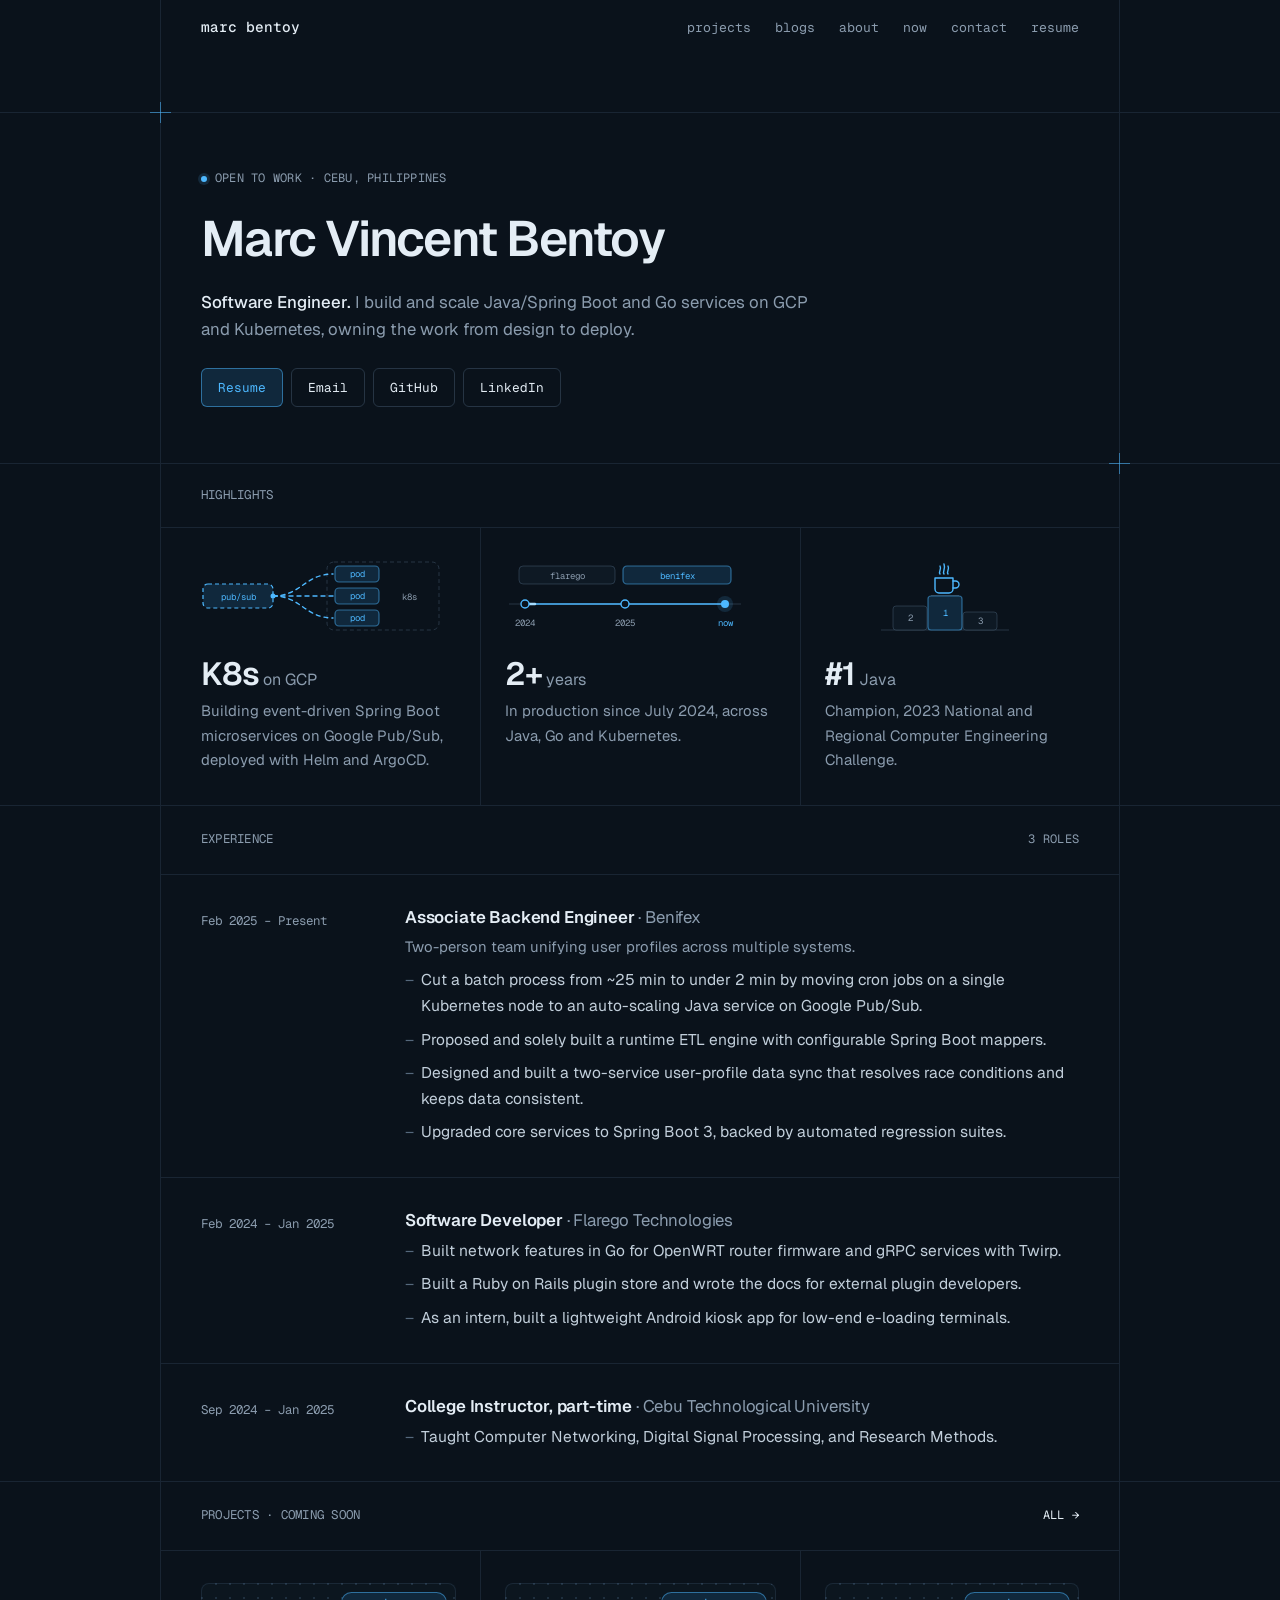
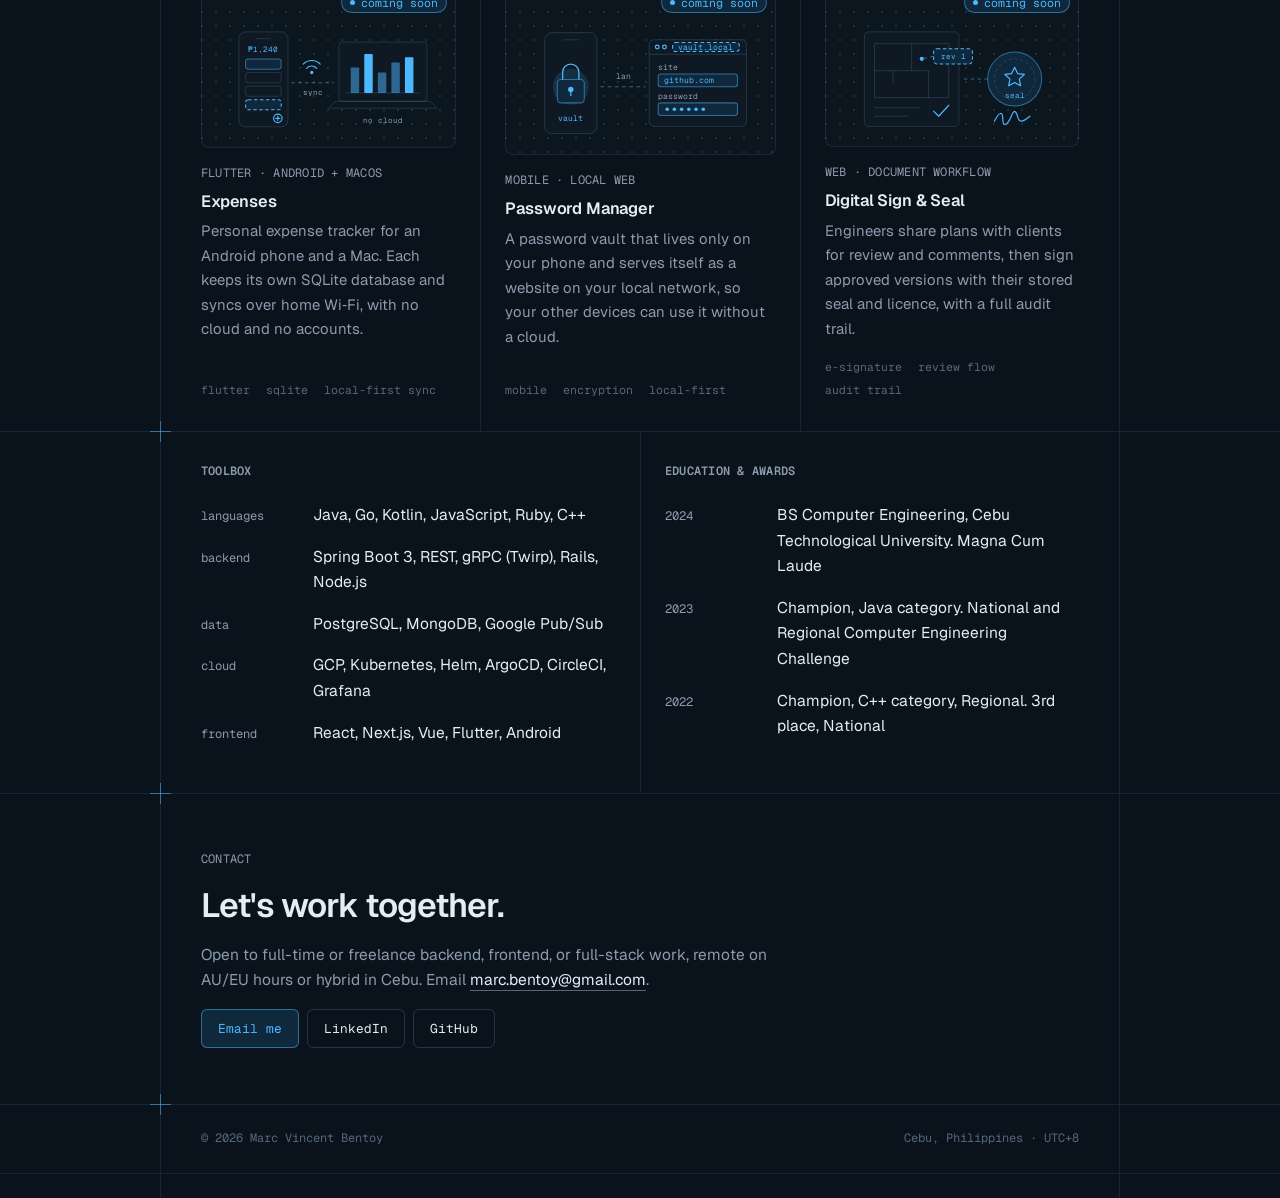
<file: index.html>
<!DOCTYPE html>
<html lang="en">
<head>
  <meta charset="UTF-8">
  <meta name="viewport" content="width=device-width, initial-scale=1.0">
  <meta name="theme-color" content="#0a121b">
  <title>Marc Vincent Bentoy | Software Engineer</title>
  <meta name="description" content="Marc Vincent Bentoy, backend software engineer in Cebu, Philippines. Java/Spring Boot and Go services on GCP and Kubernetes.">
  <meta property="og:title" content="Marc Vincent Bentoy">
  <meta property="og:description" content="Marc Vincent Bentoy, backend software engineer in Cebu, Philippines. Java/Spring Boot and Go services on GCP and Kubernetes.">
  <link rel="icon" href="/favicon.ico" sizes="32x32">
  <link rel="icon" href="/favicon.svg" type="image/svg+xml">
  <link rel="apple-touch-icon" href="/apple-touch-icon.png">
  <link rel="preconnect" href="https://fonts.googleapis.com">
  <link rel="preconnect" href="https://fonts.gstatic.com" crossorigin>
  <link href="https://fonts.googleapis.com/css2?family=Geist:wght@400;500;600&family=Geist+Mono:wght@400;500&display=swap" rel="stylesheet">
  <link rel="stylesheet" href="styles.css">
</head>
<body>
  <div class="band "><div class="wrap">
    <header class="nav"><a class="brand" href="./">marc bentoy</a><nav aria-label="Main"><a href="projects.html">projects</a><a href="blogs.html">blogs</a><a href="about.html">about</a><a href="now.html">now</a><a href="#contact">contact</a><a href="resume.pdf">resume</a></nav></header>
  </div></div>
  <main>
  <div class="band spacer"><div class="wrap">

  </div></div>
  <div class="band "><div class="wrap"><i class="x tl" aria-hidden="true"></i><i class="x br" aria-hidden="true"></i>
    <section class="hero" aria-labelledby="name">
      <div class="hero-text">
        <span class="label">Open to work &middot; Cebu, Philippines</span>
        <h1 id="name">Marc Vincent Bentoy</h1>
        <p class="role"><b>Software Engineer.</b> I build and scale Java/Spring Boot and Go services on GCP and Kubernetes, owning the work from design to deploy.</p>
        <div class="actions">
          <a class="btn primary" href="resume.pdf">Resume</a>
          <a class="btn" href="mailto:marc.bentoy@gmail.com">Email</a>
          <a class="btn" href="https://github.com/marcbentoy">GitHub</a>
          <a class="btn" href="https://www.linkedin.com/in/marc-vincent-bentoy-677a0b1a3/">LinkedIn</a>
        </div>
    </section>
  </div></div>
  <div class="band "><div class="wrap">
    <div class="head"><h2>Highlights</h2></div>
    <div class="cells">
      <div class="cell hl"><svg class="ill" viewBox="0 0 240 72" role="img" aria-label="Pub/Sub fanning out to three Kubernetes pods">
<rect class="box" x="2" y="24" width="70" height="24" rx="5"/><text x="37" y="39.5" text-anchor="middle" class="t-ac">pub/sub</text>
<path class="ac flow" d="M72 36 C 100 36, 104 14, 132 14"/><path class="ac flow" d="M72 36 H 132" style="animation-delay:-.5s"/><path class="ac flow" d="M72 36 C 100 36, 104 58, 132 58" style="animation-delay:-1s"/>
<circle class="dot beat" cx="72" cy="36" r="2.5"/>
<rect class="dash" x="126" y="2" width="112" height="68" rx="7"/>
<g class="breathe"><rect class="solid" x="134" y="6" width="44" height="16" rx="4"/><text x="156" y="17" text-anchor="middle" class="t-ac">pod</text></g>
<g class="breathe" style="animation-delay:-1s"><rect class="solid" x="134" y="28" width="44" height="16" rx="4"/><text x="156" y="39" text-anchor="middle" class="t-ac">pod</text></g>
<g class="breathe" style="animation-delay:-2s"><rect class="solid" x="134" y="50" width="44" height="16" rx="4"/><text x="156" y="61" text-anchor="middle" class="t-ac">pod</text></g>
<text x="208" y="39.5" text-anchor="middle">k8s</text>
</svg><span class="stat">K8s<span class="unit">on GCP</span></span><p>Building event-driven Spring Boot microservices on Google Pub/Sub, deployed with Helm and ArgoCD.</p></div>
      <div class="cell hl"><svg class="ill" viewBox="0 0 240 72" role="img" aria-label="Timeline from 2024 to now: Flarego, then Benifex">
<rect class="mut" x="14" y="6" width="96" height="18" rx="4"/><text x="62" y="18.5" text-anchor="middle">flarego</text>
<rect class="solid" x="118" y="6" width="108" height="18" rx="4"/><text x="172" y="18.5" text-anchor="middle" class="t-ac">benifex</text>
<path class="ln" d="M4 44 H 236"/><path class="ac" d="M20 44 H 220"/>
<path class="spark" d="M20 44 H 220"/>
<circle class="hollow" cx="20" cy="44" r="4"/><circle class="hollow" cx="120" cy="44" r="4"/>
<circle class="halo ripple" cx="220" cy="44" r="8"/><circle class="dot" cx="220" cy="44" r="4"/>
<text x="20" y="66" text-anchor="middle">2024</text><text x="120" y="66" text-anchor="middle">2025</text><text x="220" y="66" text-anchor="middle" class="t-ac">now</text>
</svg><span class="stat">2+<span class="unit">years</span></span><p>In production since July 2024, across Java, Go and Kubernetes.</p></div>
      <div class="cell hl"><svg class="ill" viewBox="0 0 240 72" role="img" aria-label="Podium with a steaming coffee cup, a nod to Java, on first place">
<path class="ln" d="M56 70 H 184"/>
<rect class="mut" x="68" y="46" width="34" height="24" rx="3"/><text x="85" y="61" text-anchor="middle">2</text>
<rect class="solid glow" x="103" y="36" width="34" height="34" rx="3"/><text x="120" y="56" text-anchor="middle" class="t-ac">1</text>
<rect class="mut" x="138" y="52" width="34" height="18" rx="3"/><text x="155" y="64" text-anchor="middle">3</text>
<path class="ac" d="M110 18 H 128 V 29 a 4 4 0 0 1 -4 4 H 114 a 4 4 0 0 1 -4 -4 Z"/>
<path class="ac" d="M128 21 h 2.5 a 3.5 3.5 0 0 1 0 7 H 128"/>
<path class="ln" d="M106 35.5 H 134"/>
<g class="breathe"><path class="ac" d="M115 14 c -2 -2.5, 2 -4.5, 0 -8"/><path class="ac" d="M119 14 c -2 -2.5, 2 -4.5, 0 -10"/><path class="ac" d="M123 14 c -2 -2.5, 2 -4.5, 0 -8"/></g>
</svg><span class="stat">#1<span class="unit">Java</span></span><p>Champion, 2023 National and Regional Computer Engineering Challenge.</p></div>
    </div>
  </div></div>
  <div class="band "><div class="wrap">
    <div class="head"><h2>Experience</h2><span class="label">3 roles</span></div>
    <div class="row">
      <span class="when">Feb 2025 &ndash; Present</span>
      <div class="row-main"><h3>Associate Backend Engineer <span class="co">&middot; Benifex</span></h3><p class="ctx">Two-person team unifying user profiles across multiple systems.</p><ul><li>Cut a batch process from ~25 min to under 2 min by moving cron jobs on a single Kubernetes node to an auto-scaling Java service on Google Pub/Sub.</li><li>Proposed and solely built a runtime ETL engine with configurable Spring Boot mappers.</li><li>Designed and built a two-service user-profile data sync that resolves race conditions and keeps data consistent.</li><li>Upgraded core services to Spring Boot 3, backed by automated regression suites.</li></ul></div>
    </div>
    <div class="row">
      <span class="when">Feb 2024 &ndash; Jan 2025</span>
      <div class="row-main"><h3>Software Developer <span class="co">&middot; Flarego Technologies</span></h3><ul><li>Built network features in Go for OpenWRT router firmware and gRPC services with Twirp.</li><li>Built a Ruby on Rails plugin store and wrote the docs for external plugin developers.</li><li>As an intern, built a lightweight Android kiosk app for low-end e-loading terminals.</li></ul></div>
    </div>
    <div class="row">
      <span class="when">Sep 2024 &ndash; Jan 2025</span>
      <div class="row-main"><h3>College Instructor, part-time <span class="co">&middot; Cebu Technological University</span></h3><ul><li>Taught Computer Networking, Digital Signal Processing, and Research Methods.</li></ul></div>
    </div>
  </div></div>
  <div class="band "><div class="wrap">
    <div class="head"><h2>Projects &middot; coming soon</h2><span class="label"><a href="projects.html">all &rarr;</a></span></div>
    <div class="cells ">
      <article class="cell soon">
        <div class="ill-frame" aria-hidden="false"><svg class="ill" viewBox="0 0 280 140" role="img" aria-label="A phone logging expenses, syncing over Wi-Fi to a laptop that charts them">
<rect class="mut" x="34" y="14" width="58" height="112" rx="8"/>
<path class="ln" d="M54 22 H 72"/>
<text x="63" y="38" text-anchor="middle" class="t-ac">&#8369;1,240</text>
<rect class="solid" x="42" y="46" width="42" height="12" rx="3"/>
<rect class="mut" x="42" y="62" width="42" height="12" rx="3"/>
<rect class="mut" x="42" y="78" width="42" height="12" rx="3"/>
<rect class="box breathe" x="42" y="94" width="42" height="12" rx="3"/>
<circle class="hollow" cx="80" cy="116" r="5"/><path class="ac" d="M80 113.5 v5 M77.5 116 h5"/>
<path class="ac" d="M110 52 a 14 14 0 0 1 20 0"/><path class="ac" d="M114 57 a 8 8 0 0 1 12 0"/><circle class="dot beat" cx="120" cy="62" r="2"/>
<path class="dashln flow" d="M96 74 H 146"/>
<text x="121" y="88" text-anchor="middle">sync</text>
<rect class="mut" x="152" y="26" width="104" height="70" rx="4"/>
<path class="ln" d="M160 86 H 248"/>
<rect class="bar eq" style="animation-delay:-0.0s" x="166" y="56" width="10" height="30" rx="1"/>
<rect class="bar-hi eq" style="animation-delay:-0.6s" x="182" y="40" width="10" height="46" rx="1"/>
<rect class="bar eq" style="animation-delay:-1.2s" x="198" y="62" width="10" height="24" rx="1"/>
<rect class="bar eq" style="animation-delay:-1.8s" x="214" y="50" width="10" height="36" rx="1"/>
<rect class="bar-hi eq" style="animation-delay:-2.4s" x="230" y="44" width="10" height="42" rx="1"/>
<path class="ln" d="M140 104 H 268 L 260 96 H 148 Z"/>
<text x="204" y="122" text-anchor="middle">no cloud</text>/text>
</svg><span class="status soon-tag">coming soon</span></div>
        <span class="label">flutter &middot; android + macos</span>
        <h3>Expenses</h3>
        <p>Personal expense tracker for an Android phone and a Mac. Each keeps its own SQLite database and syncs over home Wi&#8209;Fi, with no cloud and no accounts.</p>
        <div class="tags"><span>flutter</span><span>sqlite</span><span>local-first sync</span></div>
      </article>
      <article class="cell soon">
        <div class="ill-frame" aria-hidden="false"><svg class="ill" viewBox="0 0 280 140" role="img" aria-label="A phone holding a locked vault, serving it to a browser on the local network">
<rect class="mut" x="34" y="14" width="58" height="112" rx="8"/>
<path class="ln" d="M54 22 H 72"/>
<circle class="halo ripple" cx="63" cy="74" r="20"/>
<path class="ac" d="M54 66 v -8 a 9 9 0 0 1 18 0 v 8"/>
<rect class="solid glow" x="48" y="66" width="30" height="26" rx="4"/>
<circle class="dot" cx="63" cy="77" r="3"/><path class="ac" d="M63 79 v 5"/>
<text x="63" y="112" text-anchor="middle" class="t-ac">vault</text>
<path class="dashln flow" d="M96 74 H 146"/>
<text x="121" y="66" text-anchor="middle">lan</text>
<rect class="mut" x="150" y="22" width="108" height="96" rx="5"/>
<path class="ln" d="M150 38 H 258"/>
<circle class="hollow" cx="159" cy="30" r="2"/><circle class="hollow" cx="167" cy="30" r="2"/>
<rect class="box" x="176" y="25" width="74" height="10" rx="3"/><text x="213" y="33" text-anchor="middle" class="t-ac">vault.local</text>
<text x="160" y="56">site</text>
<rect class="solid" x="160" y="60" width="88" height="14" rx="3"/>
<text x="166" y="70" class="t-ac">github.com</text>
<text x="160" y="88">password</text>
<rect class="solid" x="160" y="92" width="88" height="14" rx="3"/>
<g class="breathe"><circle class="dot" cx="170" cy="99" r="2"/><circle class="dot" cx="178" cy="99" r="2"/><circle class="dot" cx="186" cy="99" r="2"/><circle class="dot" cx="194" cy="99" r="2"/><circle class="dot" cx="202" cy="99" r="2"/><circle class="dot" cx="210" cy="99" r="2"/></g>
</svg><span class="status soon-tag">coming soon</span></div>
        <span class="label">mobile &middot; local web</span>
        <h3>Password Manager</h3>
        <p>A password vault that lives only on your phone and serves itself as a website on your local network, so your other devices can use it without a cloud.</p>
        <div class="tags"><span>mobile</span><span>encryption</span><span>local-first</span></div>
      </article>
      <article class="cell soon">
        <div class="ill-frame" aria-hidden="false"><svg class="ill" viewBox="0 0 280 140" role="img" aria-label="A floor plan with a client comment, approved and stamped with an engineer's seal">
<rect class="mut" x="36" y="14" width="112" height="112" rx="5"/>
<path class="ln" d="M48 28 H 136 V 92 H 48 Z M92 28 V 60 M48 60 H 112 M112 60 V 92 M70 60 V 76"/>
<rect class="box" x="118" y="34" width="46" height="18" rx="4"/><text x="141" y="46" text-anchor="middle" class="t-ac">rev 1</text>
<path class="dashln" d="M118 43 L 104 46"/><circle class="dot beat" cx="104" cy="46" r="2.5"/>
<path class="ln" d="M48 104 H 102 M48 114 H 88"/>
<path class="ac check" pathLength="100" d="M118 108 l 6 6 l 12 -13"/>
<path class="dashln flow" d="M182 70 H 152"/>
<g class="breathe">
<circle class="solid glow" cx="214" cy="70" r="32"/>
<circle class="dash" cx="214" cy="70" r="24"/>
<path class="ac" d="M214 56 l 3.5 7.5 l 8 1 l -6 5.5 l 1.6 8 l -7.1 -4 l -7.1 4 l 1.6 -8 l -6 -5.5 l 8 -1 z"/>
</g>
<text x="214" y="92" text-anchor="middle" class="t-ac">seal</text>
<path class="ac sign" pathLength="100" d="M190 120 c 6 -12, 10 -12, 10 -2 s 6 6, 10 -4 s 6 -5, 8 2 s 8 3, 14 -2"/>
</svg><span class="status soon-tag">coming soon</span></div>
        <span class="label">web &middot; document workflow</span>
        <h3>Digital Sign &amp; Seal</h3>
        <p>Engineers share plans with clients for review and comments, then sign approved versions with their stored seal and licence, with a full audit trail.</p>
        <div class="tags"><span>e-signature</span><span>review flow</span><span>audit trail</span></div>
      </article>
    </div>
  </div></div>
  <div class="band "><div class="wrap"><i class="x tl" aria-hidden="true"></i>
    <div class="cells two">
      <section class="cell" aria-labelledby="tb"><h2 class="label" id="tb">Toolbox</h2>
        <dl class="kv">
          <div><dt>languages</dt><dd style="margin:0">Java, Go, Kotlin, JavaScript, Ruby, C++</dd></div>
          <div><dt>backend</dt><dd style="margin:0">Spring Boot 3, REST, gRPC (Twirp), Rails, Node.js</dd></div>
          <div><dt>data</dt><dd style="margin:0">PostgreSQL, MongoDB, Google Pub/Sub</dd></div>
          <div><dt>cloud</dt><dd style="margin:0">GCP, Kubernetes, Helm, ArgoCD, CircleCI, Grafana</dd></div>
          <div><dt>frontend</dt><dd style="margin:0">React, Next.js, Vue, Flutter, Android</dd></div>
        </dl>
      </section>
      <section class="cell" aria-labelledby="ed"><h2 class="label" id="ed">Education &amp; awards</h2>
        <dl class="kv">
          <div><dt class="mono">2024</dt><dd style="margin:0">BS Computer Engineering, Cebu Technological University. Magna Cum Laude</dd></div>
          <div><dt class="mono">2023</dt><dd style="margin:0">Champion, Java category. National and Regional Computer Engineering Challenge</dd></div>
          <div><dt class="mono">2022</dt><dd style="margin:0">Champion, C++ category, Regional. 3rd place, National</dd></div>
        </dl>
      </section>
    </div>
  </div></div>
  <div class="band "><div class="wrap"><i class="x tl" aria-hidden="true"></i>
    <section class="contact" id="contact" aria-labelledby="contact-title">
      <span class="label">Contact</span>
      <h2 id="contact-title">Let's work together.</h2>
      <p>Open to full-time or freelance backend, frontend, or full-stack work, remote on AU/EU hours or hybrid in Cebu. Email <a class="link" href="mailto:marc.bentoy@gmail.com">marc.bentoy@gmail.com</a>.</p>
      <div class="actions">
        <a class="btn primary" href="mailto:marc.bentoy@gmail.com">Email me</a>
        <a class="btn" href="https://www.linkedin.com/in/marc-vincent-bentoy-677a0b1a3/">LinkedIn</a>
        <a class="btn" href="https://github.com/marcbentoy">GitHub</a>
      </div>
    </section>
  </div></div>
  </main>
  <div class="band "><div class="wrap"><i class="x tl" aria-hidden="true"></i>
    <footer class="foot"><span>&copy; 2026 Marc Vincent Bentoy</span><span>Cebu, Philippines &middot; UTC+8</span></footer>
  </div></div>
  <div class="band spacer sm"><div class="wrap">

  </div></div>
<script src="anim.js"></script>
<script src="nav.js"></script>
</body>
</html>
</file>
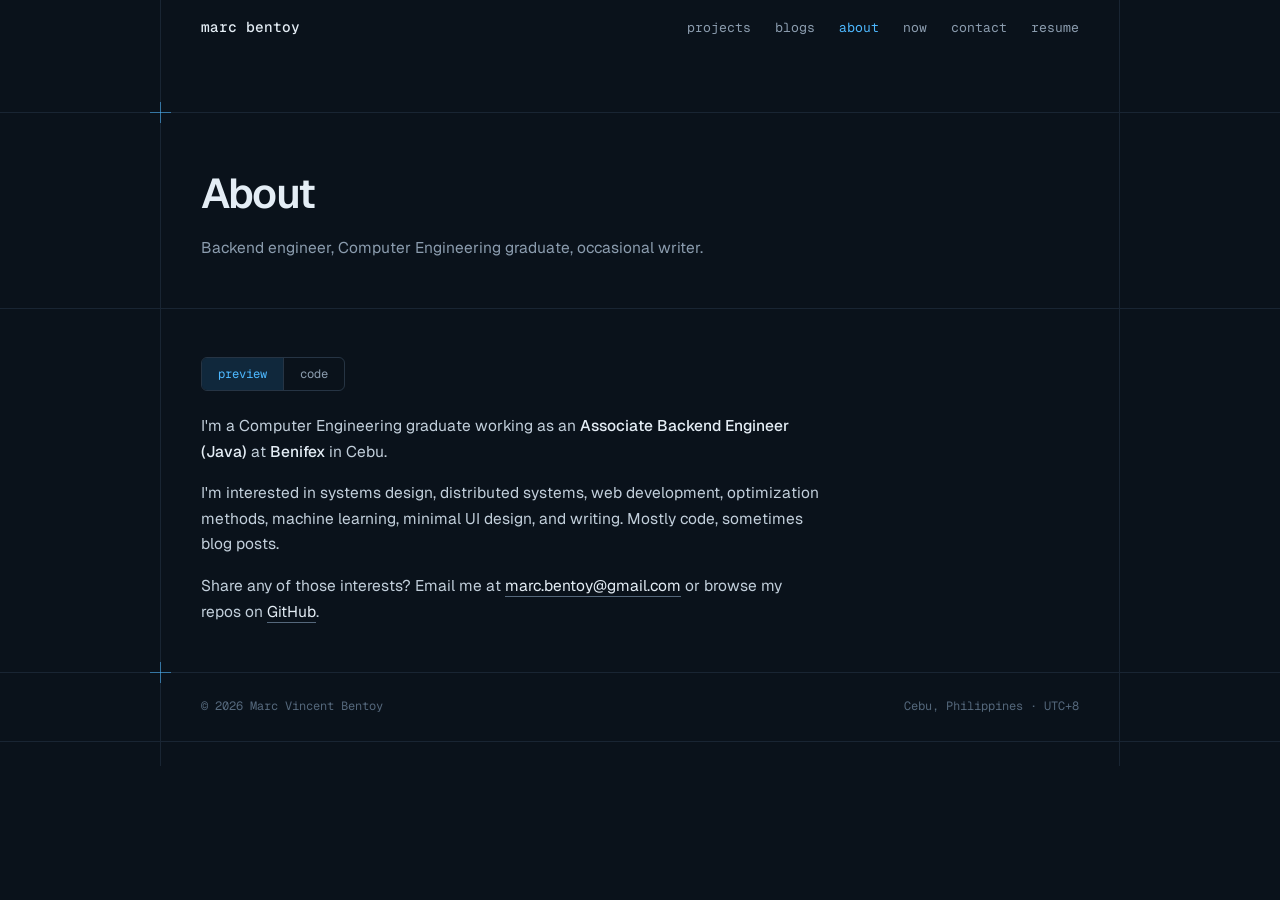
<file: about.html>
<!DOCTYPE html>
<html lang="en">
<head>
  <meta charset="UTF-8">
  <meta name="viewport" content="width=device-width, initial-scale=1.0">
  <meta name="theme-color" content="#0a121b">
  <title>About | Marc Bentoy</title>
  <meta name="description" content="Marc Vincent Bentoy, backend software engineer in Cebu, Philippines. Java/Spring Boot and Go services on GCP and Kubernetes.">
  <meta property="og:title" content="About | Marc Bentoy">
  <meta property="og:description" content="Marc Vincent Bentoy, backend software engineer in Cebu, Philippines. Java/Spring Boot and Go services on GCP and Kubernetes.">
  <link rel="icon" href="/favicon.ico" sizes="32x32">
  <link rel="icon" href="/favicon.svg" type="image/svg+xml">
  <link rel="apple-touch-icon" href="/apple-touch-icon.png">
  <link rel="preconnect" href="https://fonts.googleapis.com">
  <link rel="preconnect" href="https://fonts.gstatic.com" crossorigin>
  <link href="https://fonts.googleapis.com/css2?family=Geist:wght@400;500;600&family=Geist+Mono:wght@400;500&display=swap" rel="stylesheet">
  <link rel="stylesheet" href="styles.css">
</head>
<body>
  <div class="band "><div class="wrap">
    <header class="nav"><a class="brand" href="./">marc bentoy</a><nav aria-label="Main"><a href="projects.html">projects</a><a href="blogs.html">blogs</a><a href="about.html" aria-current="page">about</a><a href="now.html">now</a><a href="index.html#contact">contact</a><a href="resume.pdf">resume</a></nav></header>
  </div></div>
  <main>
  <div class="band spacer"><div class="wrap">

  </div></div>
  <div class="band "><div class="wrap"><i class="x tl" aria-hidden="true"></i>
    <header class="page-head">
      <h1>About</h1>
      <p>Backend engineer, Computer Engineering graduate, occasional writer.</p>
    </header>
  </div></div>
  <div class="band "><div class="wrap">
    <div class="pad" style="display:flex;flex-direction:column;gap:22px">
      <div class="seg" role="tablist" aria-label="About view">
        <button role="tab" id="tab-preview" aria-controls="panel-preview" aria-selected="true" type="button">preview</button>
        <button role="tab" id="tab-code" aria-controls="panel-code" aria-selected="false" type="button">code</button>
      </div>
      <div id="panel-preview" role="tabpanel" aria-labelledby="tab-preview" class="prose">
        <p>I'm a Computer Engineering graduate working as an <b>Associate Backend Engineer (Java)</b> at <b>Benifex</b> in Cebu.</p>
        <p>I'm interested in systems design, distributed systems, web development, optimization methods, machine learning, minimal UI design, and writing. Mostly code, sometimes blog posts.</p>
        <p>Share any of those interests? Email me at <a href="mailto:marc.bentoy@gmail.com">marc.bentoy@gmail.com</a> or browse my repos on <a href="https://github.com/marcbentoy">GitHub</a>.</p>
      </div>
      <pre id="panel-code" role="tabpanel" aria-labelledby="tab-code" class="code" style="overflow-x:auto" hidden>.<span class="f">profession</span> = <span class="s">"Computer Engineer"</span>;
.<span class="f">work</span>.<span class="f">position</span> = <span class="s">"Associate Backend Engineer (Java)"</span>;
.<span class="f">work</span>.<span class="f">company</span> = <span class="s">"Benifex"</span>;
.<span class="f">interests</span> = [
    <span class="s">"Systems Design"</span>, <span class="s">"Distributed Systems"</span>,
    <span class="s">"Web Development"</span>, <span class="s">"Optimization Methods"</span>,
    <span class="s">"Machine Learning"</span>, <span class="s">"Minimal UI Design"</span>,
    <span class="s">"Writing"</span>
];
.<span class="f">location</span> = <span class="s">"Danao City, Cebu, Philippines"</span>;
.<span class="f">email</span> = <span class="s">"marc.bentoy@gmail.com"</span>;
.<span class="f">github</span> = <span class="s">"github.com/marcbentoy"</span>;</pre>
    </div>
<script>
  (function () {
    var tabs = document.querySelectorAll(".seg button");
    tabs.forEach(function (tab) {
      tab.addEventListener("click", function () {
        tabs.forEach(function (t) {
          var on = t === tab;
          t.setAttribute("aria-selected", on ? "true" : "false");
          document.getElementById(t.getAttribute("aria-controls")).hidden = !on;
        });
      });
    });
  })();
</script>
  </div></div>
  </main>
  <div class="band "><div class="wrap"><i class="x tl" aria-hidden="true"></i>
    <footer class="foot"><span>&copy; 2026 Marc Vincent Bentoy</span><span>Cebu, Philippines &middot; UTC+8</span></footer>
  </div></div>
  <div class="band spacer sm"><div class="wrap">

  </div></div>
<script src="nav.js"></script>
</body>
</html>
</file>
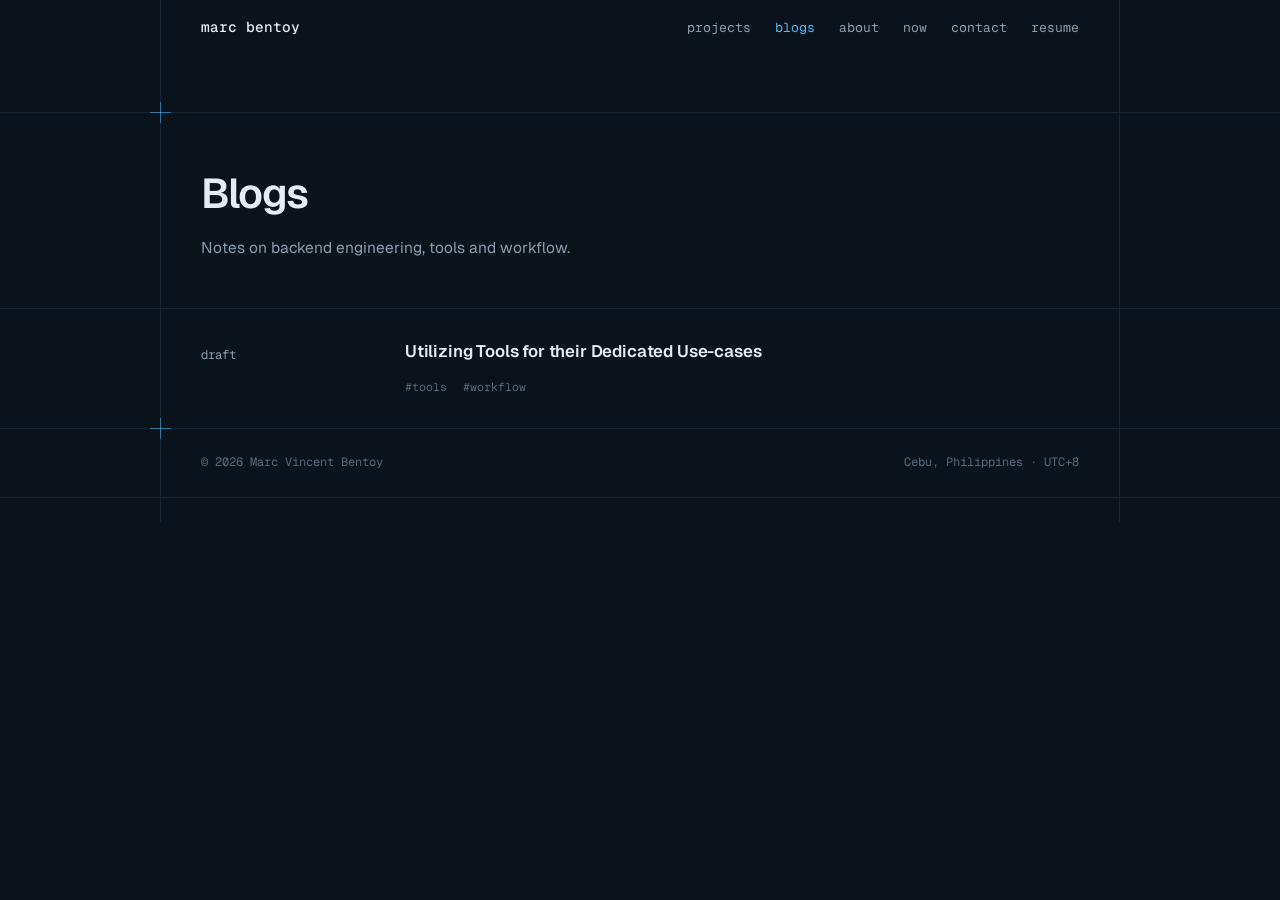
<file: blogs.html>
<!DOCTYPE html>
<html lang="en">
<head>
  <meta charset="UTF-8">
  <meta name="viewport" content="width=device-width, initial-scale=1.0">
  <meta name="theme-color" content="#0a121b">
  <title>Blogs | Marc Bentoy</title>
  <meta name="description" content="Marc Vincent Bentoy, backend software engineer in Cebu, Philippines. Java/Spring Boot and Go services on GCP and Kubernetes.">
  <meta property="og:title" content="Blogs | Marc Bentoy">
  <meta property="og:description" content="Marc Vincent Bentoy, backend software engineer in Cebu, Philippines. Java/Spring Boot and Go services on GCP and Kubernetes.">
  <link rel="icon" href="/favicon.ico" sizes="32x32">
  <link rel="icon" href="/favicon.svg" type="image/svg+xml">
  <link rel="apple-touch-icon" href="/apple-touch-icon.png">
  <link rel="preconnect" href="https://fonts.googleapis.com">
  <link rel="preconnect" href="https://fonts.gstatic.com" crossorigin>
  <link href="https://fonts.googleapis.com/css2?family=Geist:wght@400;500;600&family=Geist+Mono:wght@400;500&display=swap" rel="stylesheet">
  <link rel="stylesheet" href="styles.css">
</head>
<body>
  <div class="band "><div class="wrap">
    <header class="nav"><a class="brand" href="./">marc bentoy</a><nav aria-label="Main"><a href="projects.html">projects</a><a href="blogs.html" aria-current="page">blogs</a><a href="about.html">about</a><a href="now.html">now</a><a href="index.html#contact">contact</a><a href="resume.pdf">resume</a></nav></header>
  </div></div>
  <main>
  <div class="band spacer"><div class="wrap">

  </div></div>
  <div class="band "><div class="wrap"><i class="x tl" aria-hidden="true"></i>
    <header class="page-head">
      <h1>Blogs</h1>
      <p>Notes on backend engineering, tools and workflow.</p>
    </header>
  </div></div>
  <div class="band "><div class="wrap">
    <div class="row">
      <span class="when">draft</span>
      <div class="row-main"><h3>Utilizing Tools for their Dedicated Use-cases</h3>
        <div class="tags"><span>#tools</span><span>#workflow</span></div></div>
    </div>
  </div></div>
  </main>
  <div class="band "><div class="wrap"><i class="x tl" aria-hidden="true"></i>
    <footer class="foot"><span>&copy; 2026 Marc Vincent Bentoy</span><span>Cebu, Philippines &middot; UTC+8</span></footer>
  </div></div>
  <div class="band spacer sm"><div class="wrap">

  </div></div>
<script src="nav.js"></script>
</body>
</html>
</file>
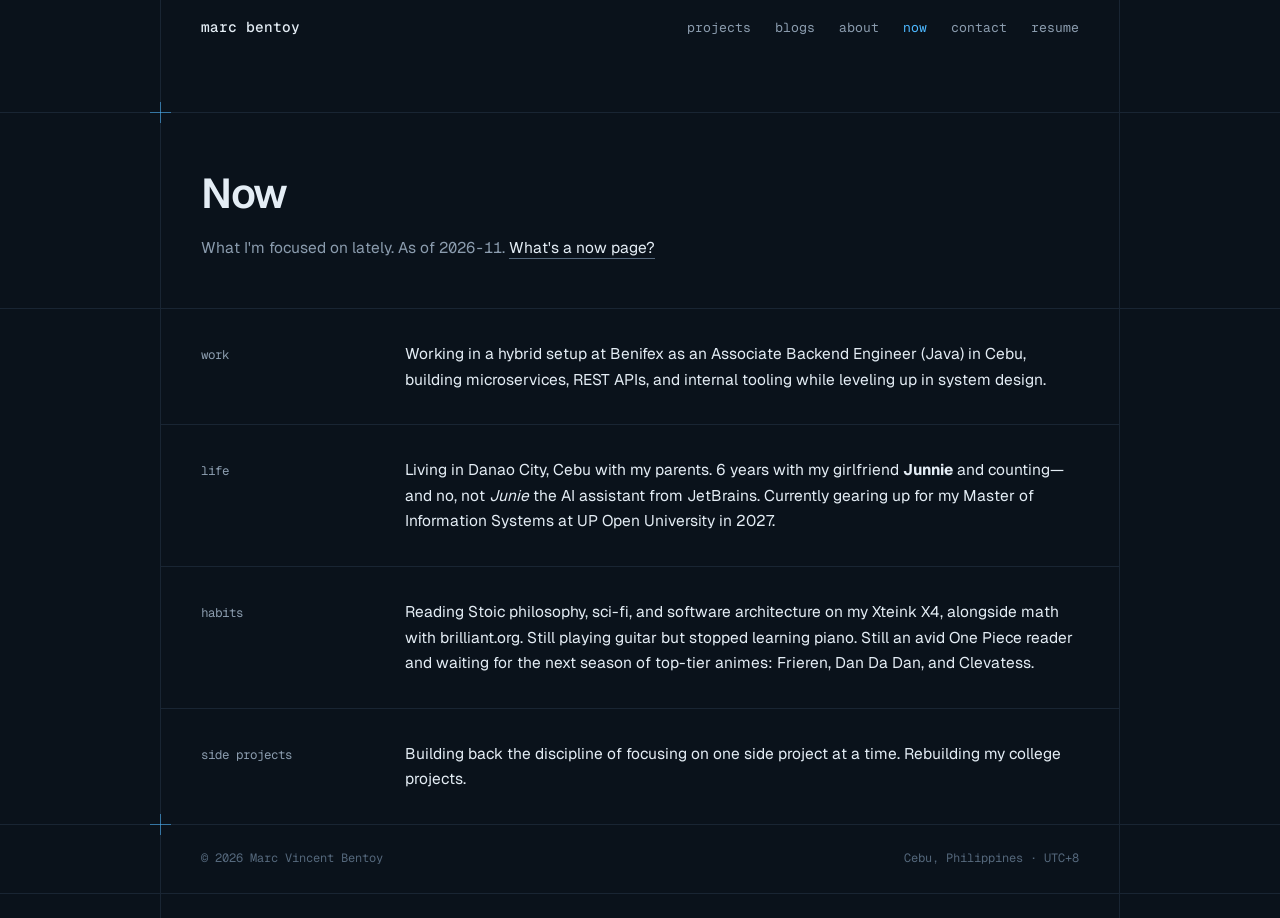
<file: now.html>
<!DOCTYPE html>
<html lang="en">
<head>
  <meta charset="UTF-8">
  <meta name="viewport" content="width=device-width, initial-scale=1.0">
  <meta name="theme-color" content="#0a121b">
  <title>Now | Marc Bentoy</title>
  <meta name="description" content="Marc Vincent Bentoy, backend software engineer in Cebu, Philippines. Java/Spring Boot and Go services on GCP and Kubernetes.">
  <meta property="og:title" content="Now | Marc Bentoy">
  <meta property="og:description" content="Marc Vincent Bentoy, backend software engineer in Cebu, Philippines. Java/Spring Boot and Go services on GCP and Kubernetes.">
  <link rel="icon" href="/favicon.ico" sizes="32x32">
  <link rel="icon" href="/favicon.svg" type="image/svg+xml">
  <link rel="apple-touch-icon" href="/apple-touch-icon.png">
  <link rel="preconnect" href="https://fonts.googleapis.com">
  <link rel="preconnect" href="https://fonts.gstatic.com" crossorigin>
  <link href="https://fonts.googleapis.com/css2?family=Geist:wght@400;500;600&family=Geist+Mono:wght@400;500&display=swap" rel="stylesheet">
  <link rel="stylesheet" href="styles.css">
</head>
<body>
  <div class="band "><div class="wrap">
    <header class="nav"><a class="brand" href="./">marc bentoy</a><nav aria-label="Main"><a href="projects.html">projects</a><a href="blogs.html">blogs</a><a href="about.html">about</a><a href="now.html" aria-current="page">now</a><a href="index.html#contact">contact</a><a href="resume.pdf">resume</a></nav></header>
  </div></div>
  <main>
  <div class="band spacer"><div class="wrap">

  </div></div>
  <div class="band "><div class="wrap"><i class="x tl" aria-hidden="true"></i>
    <header class="page-head">
      <h1>Now</h1>
      <p>What I'm focused on lately. As of <span class="mono">2026-11</span>. <a class="link" href="https://nownownow.com/about">What's a now page?</a></p>
    </header>
  </div></div>
  <div class="band "><div class="wrap">
    <div class="row"><span class="when">work</span><p>Working in a hybrid setup at Benifex as an Associate Backend Engineer (Java) in Cebu, building microservices, REST APIs, and internal tooling while leveling up in system design.</p></div>
    <div class="row"><span class="when">life</span><p>Living in Danao City, Cebu with my parents. 6 years with my girlfriend <b>Junnie</b> and counting—and no, not <i>Junie</i> the AI assistant from JetBrains. Currently gearing up for my Master of Information Systems at UP Open University in 2027.</p></div>
    <div class="row"><span class="when">habits</span><p>Reading Stoic philosophy, sci-fi, and software architecture on my Xteink X4, alongside math with brilliant.org. Still playing guitar but stopped learning piano. Still an avid One Piece reader and waiting for the next season of top-tier animes: Frieren, Dan Da Dan, and Clevatess.</p></div>
    <div class="row"><span class="when">side projects</span><p>Building back the discipline of focusing on one side project at a time. Rebuilding my college projects.</p></div>
  </div></div>
  </main>
  <div class="band "><div class="wrap"><i class="x tl" aria-hidden="true"></i>
    <footer class="foot"><span>&copy; 2026 Marc Vincent Bentoy</span><span>Cebu, Philippines &middot; UTC+8</span></footer>
  </div></div>
  <div class="band spacer sm"><div class="wrap">

  </div></div>
<script src="nav.js"></script>
</body>
</html>
</file>
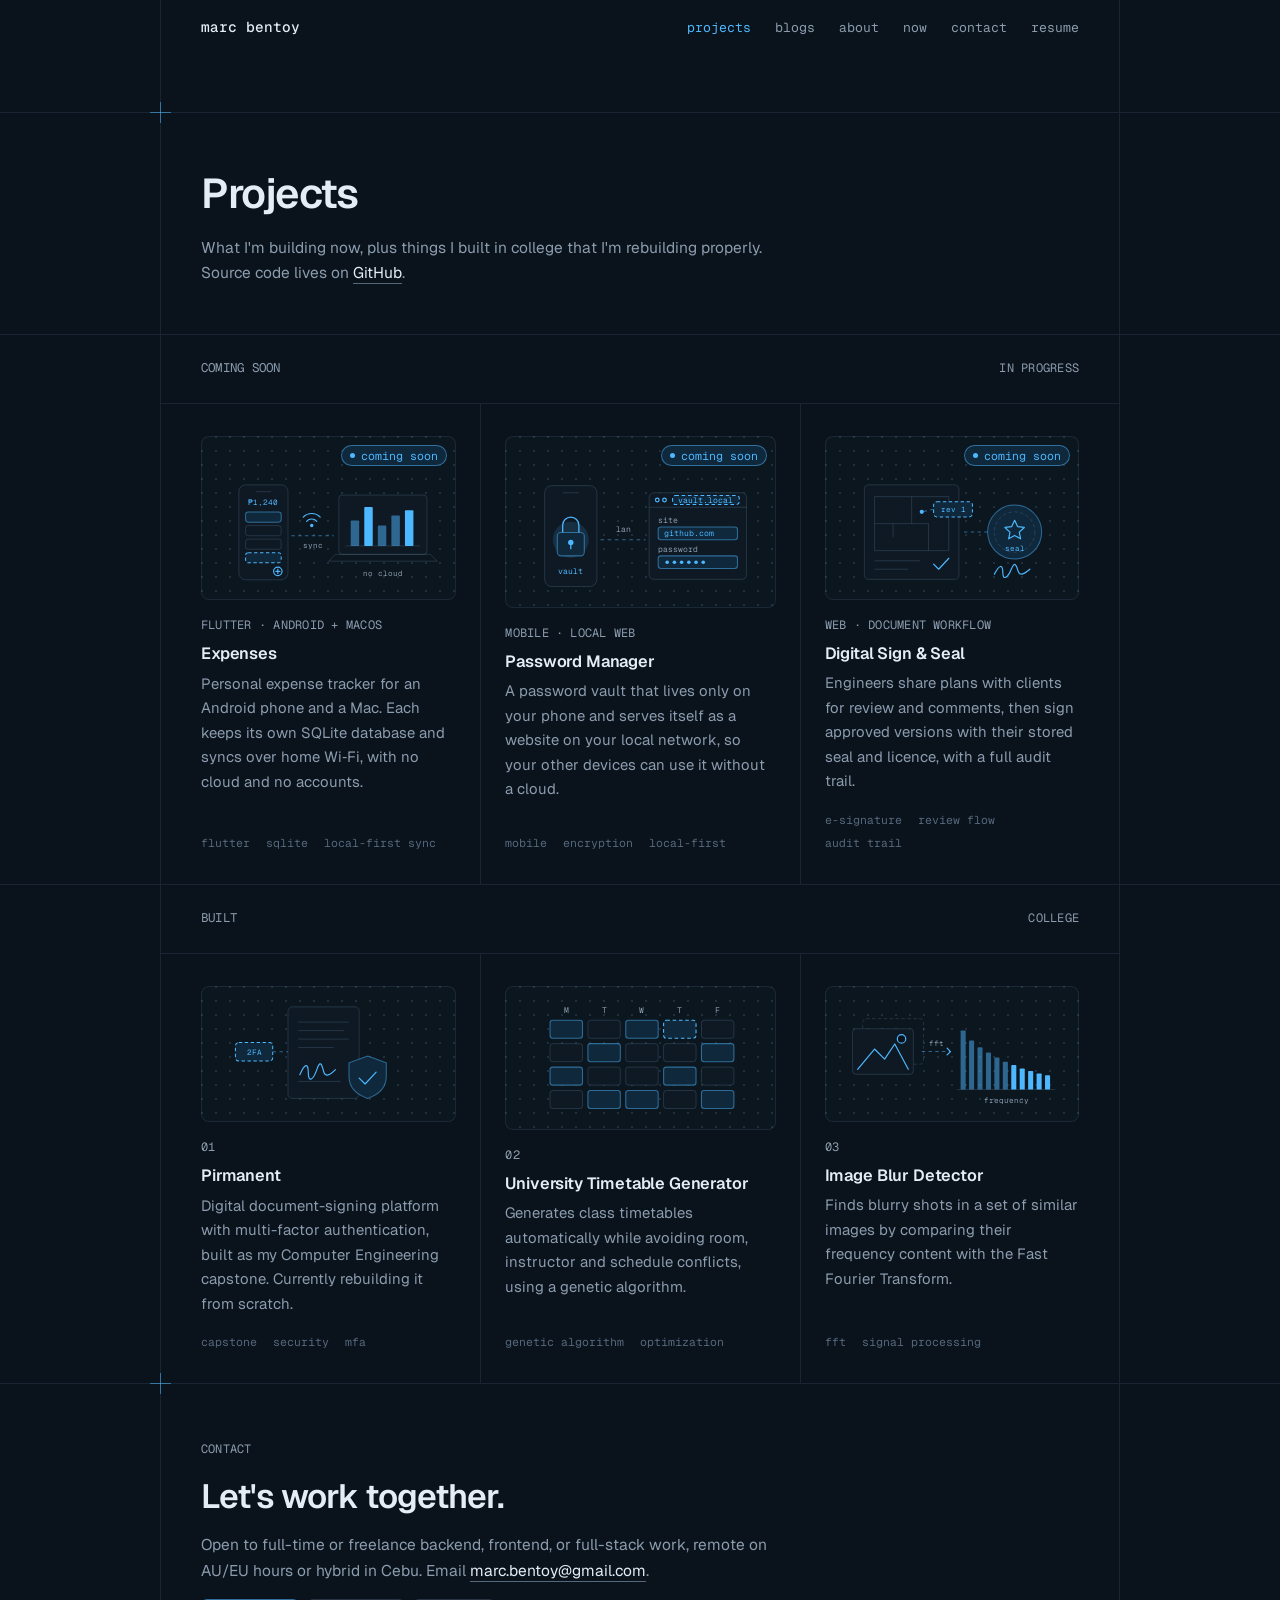
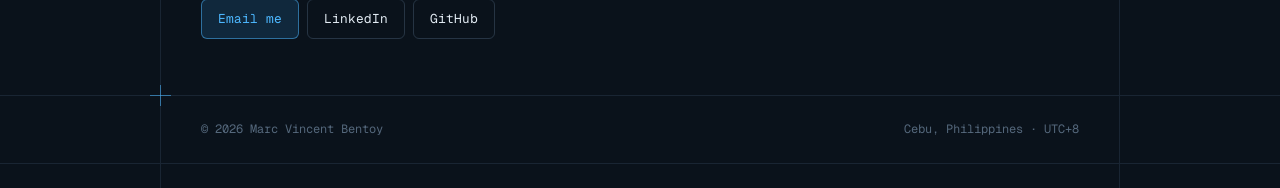
<file: projects.html>
<!DOCTYPE html>
<html lang="en">
<head>
  <meta charset="UTF-8">
  <meta name="viewport" content="width=device-width, initial-scale=1.0">
  <meta name="theme-color" content="#0a121b">
  <title>Projects | Marc Bentoy</title>
  <meta name="description" content="Marc Vincent Bentoy, backend software engineer in Cebu, Philippines. Java/Spring Boot and Go services on GCP and Kubernetes.">
  <meta property="og:title" content="Projects | Marc Bentoy">
  <meta property="og:description" content="Marc Vincent Bentoy, backend software engineer in Cebu, Philippines. Java/Spring Boot and Go services on GCP and Kubernetes.">
  <link rel="icon" href="/favicon.ico" sizes="32x32">
  <link rel="icon" href="/favicon.svg" type="image/svg+xml">
  <link rel="apple-touch-icon" href="/apple-touch-icon.png">
  <link rel="preconnect" href="https://fonts.googleapis.com">
  <link rel="preconnect" href="https://fonts.gstatic.com" crossorigin>
  <link href="https://fonts.googleapis.com/css2?family=Geist:wght@400;500;600&family=Geist+Mono:wght@400;500&display=swap" rel="stylesheet">
  <link rel="stylesheet" href="styles.css">
</head>
<body>
  <div class="band "><div class="wrap">
    <header class="nav"><a class="brand" href="./">marc bentoy</a><nav aria-label="Main"><a href="projects.html" aria-current="page">projects</a><a href="blogs.html">blogs</a><a href="about.html">about</a><a href="now.html">now</a><a href="#contact">contact</a><a href="resume.pdf">resume</a></nav></header>
  </div></div>
  <main>
  <div class="band spacer"><div class="wrap">

  </div></div>
  <div class="band "><div class="wrap"><i class="x tl" aria-hidden="true"></i>
    <header class="page-head">
      <h1>Projects</h1>
      <p>What I'm building now, plus things I built in college that I'm rebuilding properly. Source code lives on <a class="link" href="https://github.com/marcbentoy">GitHub</a>.</p>
    </header>
  </div></div>
  <div class="band "><div class="wrap">
    <div class="head"><h2>Coming soon</h2><span class="label">in progress</span></div>
    <div class="cells ">
      <article class="cell soon">
        <div class="ill-frame" aria-hidden="false"><svg class="ill" viewBox="0 0 280 140" role="img" aria-label="A phone logging expenses, syncing over Wi-Fi to a laptop that charts them">
<rect class="mut" x="34" y="14" width="58" height="112" rx="8"/>
<path class="ln" d="M54 22 H 72"/>
<text x="63" y="38" text-anchor="middle" class="t-ac">&#8369;1,240</text>
<rect class="solid" x="42" y="46" width="42" height="12" rx="3"/>
<rect class="mut" x="42" y="62" width="42" height="12" rx="3"/>
<rect class="mut" x="42" y="78" width="42" height="12" rx="3"/>
<rect class="box breathe" x="42" y="94" width="42" height="12" rx="3"/>
<circle class="hollow" cx="80" cy="116" r="5"/><path class="ac" d="M80 113.5 v5 M77.5 116 h5"/>
<path class="ac" d="M110 52 a 14 14 0 0 1 20 0"/><path class="ac" d="M114 57 a 8 8 0 0 1 12 0"/><circle class="dot beat" cx="120" cy="62" r="2"/>
<path class="dashln flow" d="M96 74 H 146"/>
<text x="121" y="88" text-anchor="middle">sync</text>
<rect class="mut" x="152" y="26" width="104" height="70" rx="4"/>
<path class="ln" d="M160 86 H 248"/>
<rect class="bar eq" style="animation-delay:-0.0s" x="166" y="56" width="10" height="30" rx="1"/>
<rect class="bar-hi eq" style="animation-delay:-0.6s" x="182" y="40" width="10" height="46" rx="1"/>
<rect class="bar eq" style="animation-delay:-1.2s" x="198" y="62" width="10" height="24" rx="1"/>
<rect class="bar eq" style="animation-delay:-1.8s" x="214" y="50" width="10" height="36" rx="1"/>
<rect class="bar-hi eq" style="animation-delay:-2.4s" x="230" y="44" width="10" height="42" rx="1"/>
<path class="ln" d="M140 104 H 268 L 260 96 H 148 Z"/>
<text x="204" y="122" text-anchor="middle">no cloud</text>/text>
</svg><span class="status soon-tag">coming soon</span></div>
        <span class="label">flutter &middot; android + macos</span>
        <h3>Expenses</h3>
        <p>Personal expense tracker for an Android phone and a Mac. Each keeps its own SQLite database and syncs over home Wi&#8209;Fi, with no cloud and no accounts.</p>
        <div class="tags"><span>flutter</span><span>sqlite</span><span>local-first sync</span></div>
      </article>
      <article class="cell soon">
        <div class="ill-frame" aria-hidden="false"><svg class="ill" viewBox="0 0 280 140" role="img" aria-label="A phone holding a locked vault, serving it to a browser on the local network">
<rect class="mut" x="34" y="14" width="58" height="112" rx="8"/>
<path class="ln" d="M54 22 H 72"/>
<circle class="halo ripple" cx="63" cy="74" r="20"/>
<path class="ac" d="M54 66 v -8 a 9 9 0 0 1 18 0 v 8"/>
<rect class="solid glow" x="48" y="66" width="30" height="26" rx="4"/>
<circle class="dot" cx="63" cy="77" r="3"/><path class="ac" d="M63 79 v 5"/>
<text x="63" y="112" text-anchor="middle" class="t-ac">vault</text>
<path class="dashln flow" d="M96 74 H 146"/>
<text x="121" y="66" text-anchor="middle">lan</text>
<rect class="mut" x="150" y="22" width="108" height="96" rx="5"/>
<path class="ln" d="M150 38 H 258"/>
<circle class="hollow" cx="159" cy="30" r="2"/><circle class="hollow" cx="167" cy="30" r="2"/>
<rect class="box" x="176" y="25" width="74" height="10" rx="3"/><text x="213" y="33" text-anchor="middle" class="t-ac">vault.local</text>
<text x="160" y="56">site</text>
<rect class="solid" x="160" y="60" width="88" height="14" rx="3"/>
<text x="166" y="70" class="t-ac">github.com</text>
<text x="160" y="88">password</text>
<rect class="solid" x="160" y="92" width="88" height="14" rx="3"/>
<g class="breathe"><circle class="dot" cx="170" cy="99" r="2"/><circle class="dot" cx="178" cy="99" r="2"/><circle class="dot" cx="186" cy="99" r="2"/><circle class="dot" cx="194" cy="99" r="2"/><circle class="dot" cx="202" cy="99" r="2"/><circle class="dot" cx="210" cy="99" r="2"/></g>
</svg><span class="status soon-tag">coming soon</span></div>
        <span class="label">mobile &middot; local web</span>
        <h3>Password Manager</h3>
        <p>A password vault that lives only on your phone and serves itself as a website on your local network, so your other devices can use it without a cloud.</p>
        <div class="tags"><span>mobile</span><span>encryption</span><span>local-first</span></div>
      </article>
      <article class="cell soon">
        <div class="ill-frame" aria-hidden="false"><svg class="ill" viewBox="0 0 280 140" role="img" aria-label="A floor plan with a client comment, approved and stamped with an engineer's seal">
<rect class="mut" x="36" y="14" width="112" height="112" rx="5"/>
<path class="ln" d="M48 28 H 136 V 92 H 48 Z M92 28 V 60 M48 60 H 112 M112 60 V 92 M70 60 V 76"/>
<rect class="box" x="118" y="34" width="46" height="18" rx="4"/><text x="141" y="46" text-anchor="middle" class="t-ac">rev 1</text>
<path class="dashln" d="M118 43 L 104 46"/><circle class="dot beat" cx="104" cy="46" r="2.5"/>
<path class="ln" d="M48 104 H 102 M48 114 H 88"/>
<path class="ac check" pathLength="100" d="M118 108 l 6 6 l 12 -13"/>
<path class="dashln flow" d="M182 70 H 152"/>
<g class="breathe">
<circle class="solid glow" cx="214" cy="70" r="32"/>
<circle class="dash" cx="214" cy="70" r="24"/>
<path class="ac" d="M214 56 l 3.5 7.5 l 8 1 l -6 5.5 l 1.6 8 l -7.1 -4 l -7.1 4 l 1.6 -8 l -6 -5.5 l 8 -1 z"/>
</g>
<text x="214" y="92" text-anchor="middle" class="t-ac">seal</text>
<path class="ac sign" pathLength="100" d="M190 120 c 6 -12, 10 -12, 10 -2 s 6 6, 10 -4 s 6 -5, 8 2 s 8 3, 14 -2"/>
</svg><span class="status soon-tag">coming soon</span></div>
        <span class="label">web &middot; document workflow</span>
        <h3>Digital Sign &amp; Seal</h3>
        <p>Engineers share plans with clients for review and comments, then sign approved versions with their stored seal and licence, with a full audit trail.</p>
        <div class="tags"><span>e-signature</span><span>review flow</span><span>audit trail</span></div>
      </article>
    </div>
  </div></div>
  <div class="band "><div class="wrap">
    <div class="head"><h2>Built</h2><span class="label">college</span></div>
    <div class="cells ">
      <article class="cell">
        <div class="ill-frame" aria-hidden="false"><svg class="ill" viewBox="0 0 280 140" role="img" aria-label="A signed document protected by a shield, with a 2FA step">
<rect class="mut" x="92" y="14" width="84" height="108" rx="5"/>
<path class="ln" d="M104 32 H 164 M104 42 H 158 M104 52 H 164 M104 62 H 146"/>
<path class="ac sign" pathLength="100" d="M106 94 c 6 -14, 10 -14, 10 -2 s 6 8, 10 -4 s 6 -6, 8 2 s 8 4, 14 -2"/>
<path class="ln" d="M104 102 H 154"/>
<path class="solid" d="M186 72 l 22 8 v 16 c 0 14 -10 22 -22 26 c -12 -4 -22 -12 -22 -26 v -16z"/>
<path class="ac check" pathLength="100" d="M176 98 l 7 7 l 13 -14"/>
<rect class="box" x="30" y="56" width="44" height="22" rx="4"/><text x="52" y="70.5" text-anchor="middle" class="t-ac">2FA</text>
<path class="dashln flow" d="M74 67 H 92"/>
</svg></div>
        <span class="label">01</span>
        <h3>Pirmanent</h3>
        <p>Digital document-signing platform with multi-factor authentication, built as my Computer Engineering capstone. Currently rebuilding it from scratch.</p>
        <div class="tags"><span>capstone</span><span>security</span><span>mfa</span></div>
      </article>
      <article class="cell">
        <div class="ill-frame" aria-hidden="false"><svg class="ill" viewBox="0 0 280 140" role="img" aria-label="A weekly timetable grid with scheduled classes"><text x="58" y="20" text-anchor="middle">M</text><rect class="solid" x="40" y="28" width="36" height="20" rx="3"/><rect class="mut shuffle" x="40" y="54" width="36" height="20" rx="3" style="animation-delay:-0.0s"/><rect class="solid" x="40" y="80" width="36" height="20" rx="3"/><rect class="mut" x="40" y="106" width="36" height="20" rx="3"/><text x="100" y="20" text-anchor="middle">T</text><rect class="mut shuffle" x="82" y="28" width="36" height="20" rx="3" style="animation-delay:-1.3s"/><rect class="solid" x="82" y="54" width="36" height="20" rx="3"/><rect class="mut" x="82" y="80" width="36" height="20" rx="3"/><rect class="solid shuffle" x="82" y="106" width="36" height="20" rx="3" style="animation-delay:-2.6s"/><text x="142" y="20" text-anchor="middle">W</text><rect class="solid" x="124" y="28" width="36" height="20" rx="3"/><rect class="mut" x="124" y="54" width="36" height="20" rx="3"/><rect class="mut shuffle" x="124" y="80" width="36" height="20" rx="3" style="animation-delay:-3.9s"/><rect class="solid" x="124" y="106" width="36" height="20" rx="3"/><text x="184" y="20" text-anchor="middle">T</text><rect class="box" x="166" y="28" width="36" height="20" rx="3"/><rect class="mut shuffle" x="166" y="54" width="36" height="20" rx="3" style="animation-delay:-5.2s"/><rect class="solid" x="166" y="80" width="36" height="20" rx="3"/><rect class="mut" x="166" y="106" width="36" height="20" rx="3"/><text x="226" y="20" text-anchor="middle">F</text><rect class="mut shuffle" x="208" y="28" width="36" height="20" rx="3" style="animation-delay:-0.5s"/><rect class="solid" x="208" y="54" width="36" height="20" rx="3"/><rect class="mut" x="208" y="80" width="36" height="20" rx="3"/><rect class="solid shuffle" x="208" y="106" width="36" height="20" rx="3" style="animation-delay:-1.8s"/></svg></div>
        <span class="label">02</span>
        <h3>University Timetable Generator</h3>
        <p>Generates class timetables automatically while avoiding room, instructor and schedule conflicts, using a genetic algorithm.</p>
        <div class="tags"><span>genetic algorithm</span><span>optimization</span></div>
      </article>
      <article class="cell">
        <div class="ill-frame" aria-hidden="false"><svg class="ill" viewBox="0 0 280 140" role="img" aria-label="Similar photos passed through an FFT, showing their frequency spectrum">
<rect class="dash" x="34" y="28" width="72" height="54" rx="4"/>
<rect class="mut" x="22" y="40" width="72" height="54" rx="4"/>
<path class="ac" d="M28 88 L 48 64 L 60 76 L 72 58 L 88 88"/><circle class="hollow" cx="80" cy="52" r="5"/>
<path class="dashln flow" d="M104 67 H 138"/><path class="ac" d="M134 63 l4 4 -4 4"/>
<text x="121" y="60" text-anchor="middle">fft</text>
<path class="ln" d="M146 112 H 262"/>
<rect class="bar eq" style="animation-delay:-0.00s" x="150" y="42" width="6" height="70" rx="1"/><rect class="bar eq" style="animation-delay:-0.37s" x="160" y="54" width="6" height="58" rx="1"/><rect class="bar eq" style="animation-delay:-0.74s" x="170" y="62" width="6" height="50" rx="1"/><rect class="bar eq" style="animation-delay:-1.11s" x="180" y="68" width="6" height="44" rx="1"/><rect class="bar eq" style="animation-delay:-1.48s" x="190" y="74" width="6" height="38" rx="1"/><rect class="bar eq" style="animation-delay:-1.85s" x="200" y="79" width="6" height="33" rx="1"/><rect class="bar-hi eq" style="animation-delay:-2.22s" x="210" y="83" width="6" height="29" rx="1"/><rect class="bar-hi eq" style="animation-delay:-2.59s" x="220" y="87" width="6" height="25" rx="1"/><rect class="bar-hi eq" style="animation-delay:-2.96s" x="230" y="90" width="6" height="22" rx="1"/><rect class="bar-hi eq" style="animation-delay:-3.33s" x="240" y="93" width="6" height="19" rx="1"/><rect class="bar-hi eq" style="animation-delay:-3.70s" x="250" y="95" width="6" height="17" rx="1"/>
<text x="204" y="128" text-anchor="middle">frequency</text>
</svg></div>
        <span class="label">03</span>
        <h3>Image Blur Detector</h3>
        <p>Finds blurry shots in a set of similar images by comparing their frequency content with the Fast Fourier Transform.</p>
        <div class="tags"><span>fft</span><span>signal processing</span></div>
      </article>
    </div>
  </div></div>
  <div class="band "><div class="wrap"><i class="x tl" aria-hidden="true"></i>
    <section class="contact" id="contact" aria-labelledby="contact-title">
      <span class="label">Contact</span>
      <h2 id="contact-title">Let's work together.</h2>
      <p>Open to full-time or freelance backend, frontend, or full-stack work, remote on AU/EU hours or hybrid in Cebu. Email <a class="link" href="mailto:marc.bentoy@gmail.com">marc.bentoy@gmail.com</a>.</p>
      <div class="actions">
        <a class="btn primary" href="mailto:marc.bentoy@gmail.com">Email me</a>
        <a class="btn" href="https://www.linkedin.com/in/marc-vincent-bentoy-677a0b1a3/">LinkedIn</a>
        <a class="btn" href="https://github.com/marcbentoy">GitHub</a>
      </div>
    </section>
  </div></div>
  </main>
  <div class="band "><div class="wrap"><i class="x tl" aria-hidden="true"></i>
    <footer class="foot"><span>&copy; 2026 Marc Vincent Bentoy</span><span>Cebu, Philippines &middot; UTC+8</span></footer>
  </div></div>
  <div class="band spacer sm"><div class="wrap">

  </div></div>
<script src="anim.js"></script>
<script src="nav.js"></script>
</body>
</html>
</file>
<file: styles.css>
/* Minimal black: no full grid, only hairline guides at the column edges and between bands,
   with small crosshairs where they meet. Layout: full-width bands, one centered column. */
:root {
  --bg: #0a121b;
  --surface: #0e1924;
  --line: rgba(130, 175, 220, 0.12);
  --cross: rgba(77, 184, 255, 0.55);
  --text: #e4edf5;
  --body: #c2cfdb;
  --line-strong: rgba(150, 190, 230, 0.2);
  --dim: #8b9cae;
  --faint: #55687c;

  /* Single highlight: sky blue, paired with a deep navy surface and a pale tint of the same hue */
  --accent: #4db8ff;
  --accent-ink: #a6dcff;
  --accent-bg: #10283c;
  --accent-bg-hover: #15344d;
  --accent-line: rgba(77, 184, 255, 0.5);
  --accent-soft: rgba(77, 184, 255, 0.14);

  --kw: var(--accent);
  --str: #9fb3c2;
  --fn: var(--accent-ink);
  --ty: var(--dim);

  /* Spacing: an 8px scale (4px half-step for tight inline gaps only) */
  --s-half: 4px;
  --s1: 8px;
  --s2: 16px;
  --s3: 24px;
  --s4: 32px;
  --s5: 40px;
  --s6: 48px;
  --s7: 56px;
  --s8: 64px;

  --font-sans: "Geist", "Inter", "Segoe UI", system-ui, sans-serif;
  --font-mono: "Geist Mono", "JetBrains Mono", ui-monospace, "SFMono-Regular", Menlo, monospace;
  color-scheme: dark;
}

*, *::before, *::after { box-sizing: border-box; }
html { -webkit-text-size-adjust: 100%; background: var(--bg); }
body {
  margin: 0;
  background: var(--bg);
  color: var(--text);
  font-family: var(--font-sans);
  font-size: 15.5px;
  line-height: 1.65;
  -webkit-font-smoothing: antialiased;
}
a { color: var(--text); text-decoration: none; }
a:hover { color: #f4f9fd; }
:focus-visible { outline: 1px solid var(--accent); outline-offset: 3px; }
::selection { background: rgba(77, 184, 255, 0.3); color: #f4f9fd; }
p { margin: 0; }
h1, h2, h3 { margin: 0; font-weight: 600; text-wrap: balance; line-height: 1.2; }
ul { margin: 0; padding: 0; list-style: none; }
[hidden] { display: none !important; }

/* ---------- Bands and the column ---------- */
.band { border-top: 1px solid var(--line); }
.band:first-child { border-top: 0; }
.wrap {
  position: relative;
  width: min(960px, calc(100% - var(--s4)));
  margin: 0 auto;
  border-left: 1px solid var(--line);
  border-right: 1px solid var(--line);
}
.pad { padding: var(--s6) var(--s5); }
.spacer .wrap { height: var(--s7); }
.spacer.sm .wrap { height: var(--s3); }

/* Crosshairs sit exactly on line intersections */
.x { position: absolute; width: 21px; height: 21px; pointer-events: none; z-index: 1; }
.x::before, .x::after { content: ""; position: absolute; background: var(--cross); }
.x::before { left: 10px; top: 0; width: 1px; height: 100%; }
.x::after { top: 10px; left: 0; height: 1px; width: 100%; }
.x.tl { top: -11px; left: -11px; }
.x.tr { top: -11px; right: -11px; }
.x.bl { bottom: -11px; left: -11px; }
.x.br { bottom: -11px; right: -11px; }

/* ---------- Text helpers ---------- */
.label {
  font-family: var(--font-mono);
  font-size: 0.75rem;
  letter-spacing: 0.02em;
  color: var(--dim);
  text-transform: uppercase;
}
.dim { color: var(--dim); }
.mono { font-family: var(--font-mono); font-variant-numeric: tabular-nums; }
.link { border-bottom: 1px solid var(--faint); }
.link:hover { border-color: var(--accent); }

/* ---------- Nav ---------- */
.nav { display: flex; align-items: center; justify-content: space-between; gap: var(--s2) var(--s3); flex-wrap: wrap; padding: var(--s2) var(--s5); }
.brand { font-family: var(--font-mono); font-size: 0.9rem; font-weight: 500; }
.nav nav { display: flex; flex-wrap: wrap; gap: var(--s-half) var(--s3); font-family: var(--font-mono); font-size: 0.82rem; }
.nav nav a { color: var(--dim); }
.nav nav a:hover { color: var(--text); }
.nav nav a[aria-current="page"] { color: var(--accent); }

/* ---------- Hero ---------- */
.hero { display: block; }
.hero-text { padding: var(--s7) var(--s5); display: flex; flex-direction: column; gap: var(--s3); justify-content: center; }
.hero h1 { font-size: clamp(2.2rem, 4.6vw, 3.1rem); letter-spacing: -0.035em; line-height: 1.05; }
.hero .role { color: var(--dim); font-size: 1.05rem; max-width: 58ch; }
.hero .role b { color: var(--text); font-weight: 500; }
.hero-text > .label::before { content: ""; display: inline-block; width: 6px; height: 6px; margin: 0 var(--s1) 0 0; border-radius: 50%; background: var(--accent); box-shadow: 0 0 0 3px var(--accent-soft); vertical-align: middle; animation: status-pulse 2s ease-out infinite; }
@keyframes status-pulse {
  0% { box-shadow: 0 0 0 0 rgba(77, 184, 255, 0.55); }
  70% { box-shadow: 0 0 0 8px rgba(77, 184, 255, 0); }
  100% { box-shadow: 0 0 0 0 rgba(77, 184, 255, 0); }
}
@media (prefers-reduced-motion: reduce) { .hero-text > .label::before { animation: none; } }

.code {
  font-family: var(--font-mono);
  font-size: 0.84rem;
  line-height: 1.85;
  white-space: pre;
  color: var(--text);
  margin: 0;
}
.code .c { color: var(--dim); }
.code .k { color: var(--kw); }
.code .s { color: var(--str); }
.code .f { color: var(--fn); }
.code .t { color: var(--ty); }

.actions { display: flex; flex-wrap: wrap; gap: var(--s1); }
.btn {
  font-family: var(--font-mono);
  font-size: 0.8rem;
  padding: var(--s1) var(--s2);
  border: 1px solid var(--line-strong);
  color: var(--text);
  border-radius: 6px;
  transition: border-color 0.15s ease, background 0.15s ease;
}
.btn:hover { border-color: rgba(160, 200, 240, 0.45); background: var(--surface); }
.btn.primary { background: var(--accent-bg); color: var(--accent); border-color: var(--accent-line); }
.btn.primary:hover { background: var(--accent-bg-hover); color: var(--accent-ink); border-color: var(--accent); }

/* ---------- Section heading row ---------- */
.head { display: flex; justify-content: space-between; align-items: baseline; gap: var(--s2); padding: var(--s3) var(--s5); border-bottom: 1px solid var(--line); }
.head h2 { font-family: var(--font-mono); font-size: 0.78rem; font-weight: 400; text-transform: uppercase; color: var(--dim); letter-spacing: 0.02em; }

/* ---------- Cells (divided by hairlines, not boxes) ---------- */
.cells { display: grid; grid-template-columns: repeat(3, minmax(0, 1fr)); }
.cells.two { grid-template-columns: repeat(2, minmax(0, 1fr)); }
.cell { padding: var(--s4) var(--s5); display: flex; flex-direction: column; gap: var(--s1); border-left: 1px solid var(--line); }
.cell:first-child { border-left: 0; }
.cells .cell { padding: var(--s4) var(--s3); }
.cells .cell:first-child { padding-left: var(--s5); }
.cells .cell:last-child { padding-right: var(--s5); }
.stat { font-size: 2rem; font-weight: 600; letter-spacing: -0.03em; line-height: 1.1; }
.stat .unit { font-size: 1rem; color: var(--dim); font-weight: 400; margin-left: var(--s-half); letter-spacing: 0; }
.cell p { color: var(--dim); font-size: 0.93rem; }
.cell h3 { font-size: 1.02rem; font-weight: 600; letter-spacing: -0.01em; }
.tags { display: flex; flex-wrap: wrap; gap: var(--s-half) var(--s2); margin-top: auto; padding-top: var(--s1); font-family: var(--font-mono); font-size: 0.72rem; color: var(--faint); }

/* ---------- Rows (experience, lists) ---------- */
.row { display: grid; grid-template-columns: 180px minmax(0, 1fr); gap: var(--s3); padding: var(--s4) var(--s5); border-top: 1px solid var(--line); }
.head + .row, .row:first-child { border-top: 0; }
.row .when { font-family: var(--font-mono); font-size: 0.78rem; color: var(--dim); padding-top: var(--s-half); font-variant-numeric: tabular-nums; }
.row-main { display: flex; flex-direction: column; gap: var(--s1); }
.row h3 { font-size: 1.05rem; font-weight: 600; letter-spacing: -0.01em; }
.row h3 .co { color: var(--dim); font-weight: 400; }
.row ul { display: flex; flex-direction: column; gap: var(--s1); color: var(--body); }
.row ul li { position: relative; padding-left: var(--s2); }
.row ul li::before { content: "\2013"; position: absolute; left: 0; color: var(--faint); }
.row .ctx { color: var(--dim); font-size: 0.93rem; }

/* key / value list */
.kv { display: flex; flex-direction: column; gap: var(--s2); }
.kv div { display: grid; grid-template-columns: 96px minmax(0, 1fr); gap: var(--s2); }
.kv dt, .kv .k { font-family: var(--font-mono); font-size: 0.76rem; color: var(--dim); padding-top: var(--s-half); text-transform: lowercase; }
.kv span:last-child { font-size: 0.94rem; }

/* ---------- Page header ---------- */
.page-head { padding: var(--s7) var(--s5) var(--s6); display: flex; flex-direction: column; gap: var(--s2); }
.page-head h1 { font-size: clamp(2rem, 4.4vw, 2.6rem); letter-spacing: -0.035em; }
.page-head p { color: var(--dim); max-width: 60ch; }

/* ---------- Contact ---------- */
.contact { padding: var(--s7) var(--s5); display: flex; flex-direction: column; gap: var(--s2); }
.contact h2 { font-size: clamp(1.6rem, 3.4vw, 2.1rem); letter-spacing: -0.03em; }
.contact p { color: var(--dim); max-width: 60ch; }

/* Arriving from a #contact link (nav.js adds .flash): the band lights up and the headline tints */
/* Each fades in, holds briefly, then fades out; ease-in-out on every leg keeps both ends soft. */
.contact.flash { animation: section-flash 2.2s ease-in-out; }
.contact.flash h2 { animation: headline-tint 2.2s ease-in-out; }
@keyframes section-flash {
  0%, 100% { background-color: rgba(77, 184, 255, 0); box-shadow: inset 0 0 0 1px rgba(77, 184, 255, 0); }
  30%, 50% { background-color: var(--accent-soft); box-shadow: inset 0 0 0 1px var(--accent-line); }
}
@keyframes headline-tint {
  0%, 100% { color: var(--text); }
  30%, 50% { color: var(--accent-ink); }
}

/* ---------- Footer ---------- */
.foot { display: flex; justify-content: space-between; flex-wrap: wrap; gap: var(--s1) var(--s3); padding: var(--s3) var(--s5); font-family: var(--font-mono); font-size: 0.75rem; color: var(--faint); }

/* ---------- About toggle ---------- */
.seg { align-self: flex-start; display: inline-flex; border: 1px solid var(--line-strong); border-radius: 6px; overflow: hidden; }
.seg button { font-family: var(--font-mono); font-size: 0.76rem; color: var(--dim); background: transparent; border: 0; padding: var(--s1) var(--s2); cursor: pointer; }
.seg button + button { border-left: 1px solid var(--line-strong); }
.seg button[aria-selected="true"] { color: var(--accent); background: var(--accent-bg); }
.prose { display: flex; flex-direction: column; gap: var(--s2); max-width: 62ch; color: var(--body); }
.prose b { color: var(--text); font-weight: 500; }
.prose a { border-bottom: 1px solid var(--faint); }
.prose a:hover { border-color: var(--accent); }
.status { font-family: var(--font-mono); font-size: 0.72rem; color: var(--accent); background: var(--accent-soft); border: 1px solid var(--accent-line); border-radius: 999px; padding: 0 var(--s1); white-space: nowrap; }

/* ---------- Illustrations: line art in the accent, dashed nodes like a diagram ---------- */
.ill { display: block; width: 100%; height: auto; overflow: visible; }
.ill text { font-family: var(--font-mono); font-size: 9px; fill: var(--dim); }
.ill .t-ac { fill: var(--accent); }
.ill .ln { fill: none; stroke: var(--line-strong); stroke-width: 1; }
.ill .ac { fill: none; stroke: var(--accent); stroke-width: 1.4; stroke-linecap: round; stroke-linejoin: round; }
.ill .dashln { fill: none; stroke: var(--accent-line); stroke-width: 1.2; stroke-dasharray: 4 4; }
.ill .box { fill: var(--accent-bg); stroke: var(--accent); stroke-width: 1.2; stroke-dasharray: 4 3; }
.ill .dash { fill: none; stroke: var(--line-strong); stroke-width: 1; stroke-dasharray: 4 3; }
.ill .solid { fill: var(--accent-bg); stroke: var(--accent-line); stroke-width: 1.2; }
.ill .mut { fill: var(--surface); stroke: var(--line-strong); stroke-width: 1; }
.ill .dot { fill: var(--accent); }
.ill .hollow { fill: var(--bg); stroke: var(--accent); stroke-width: 1.4; }
.ill .halo { fill: var(--accent-soft); }
.ill .port { fill: var(--bg); stroke: var(--accent); stroke-width: 1.4; }
.ill .bar { fill: var(--accent-line); }
.ill .bar-hi { fill: var(--accent); }

.cell.hl .ill { align-self: flex-start; width: 240px; max-width: 100%; height: auto; margin-bottom: var(--s2); }
.ill-frame {
  margin-bottom: var(--s1);
  border: 1px solid var(--line);
  border-radius: 8px;
  background-color: rgba(14, 25, 36, 0.6);
  background-image: radial-gradient(rgba(130, 175, 220, 0.16) 1px, transparent 1.2px);
  background-size: 14px 14px;
  background-position: 7px 7px;
  padding: var(--s1);
}

/* ---------- Coming-soon projects: a pill on the illustration frame ---------- */
.cell.soon .ill-frame { position: relative; padding-top: calc(var(--s4) + var(--s-half)); }
.soon-tag { position: absolute; top: var(--s1); right: var(--s1); display: inline-flex; align-items: center; gap: 6px; background: var(--accent-bg); }
.soon-tag::before { content: ""; width: 5px; height: 5px; border-radius: 50%; background: var(--accent); animation: status-pulse 2s ease-out infinite; }
@media (prefers-reduced-motion: reduce) { .soon-tag::before { animation: none; } }

/* ---------- Illustration motion: slow by default; anim.js speeds a card up on hover ---------- */
.ill .flow { stroke-dasharray: 4 4; animation: ill-flow 2.4s linear infinite; }
.ill .beat { transform-box: fill-box; transform-origin: center; animation: ill-beat 3s ease-in-out infinite; }
.ill .breathe { animation: ill-breathe 3s ease-in-out infinite; }
.ill .spark { fill: none; stroke: var(--accent-ink); stroke-width: 2.4; stroke-linecap: round; stroke-dasharray: 10 400; animation: ill-spark 5s linear infinite; }
.ill .ripple { transform-box: fill-box; transform-origin: center; animation: ill-ripple 3.2s ease-out infinite; }
.ill .glow { animation: ill-glow 4s ease-in-out infinite; }
.ill .twinkle { transform-box: fill-box; transform-origin: center; animation: ill-twinkle 4s ease-in-out infinite; }
.ill .sign { stroke-dasharray: 100; animation: ill-sign 7s ease-in-out infinite; }
.ill .check { stroke-dasharray: 100; animation: ill-check 7s ease-in-out infinite; }
.ill .shuffle { animation: ill-shuffle 6s ease-in-out infinite; }
.ill .eq { transform-box: fill-box; transform-origin: bottom; animation: ill-eq 2.6s ease-in-out infinite alternate; }

@keyframes ill-flow { to { stroke-dashoffset: -16; } }
@keyframes ill-beat { 0%, 100% { transform: scale(1); } 50% { transform: scale(1.5); } }
@keyframes ill-breathe { 0%, 100% { opacity: 1; } 50% { opacity: 0.55; } }
@keyframes ill-spark { from { stroke-dashoffset: 10; } to { stroke-dashoffset: -210; } }
@keyframes ill-ripple { 0% { transform: scale(0.6); opacity: 1; } 100% { transform: scale(2); opacity: 0; } }
@keyframes ill-glow { 0%, 100% { stroke: var(--accent-line); } 50% { stroke: var(--accent); } }
@keyframes ill-twinkle { 0%, 100% { transform: scale(1) rotate(0); } 50% { transform: scale(1.18) rotate(36deg); } }
@keyframes ill-sign { 0% { stroke-dashoffset: 100; opacity: 1; } 40%, 85% { stroke-dashoffset: 0; opacity: 1; } 95%, 100% { stroke-dashoffset: 0; opacity: 0; } }
@keyframes ill-check { 0%, 40% { stroke-dashoffset: 100; opacity: 1; } 55%, 85% { stroke-dashoffset: 0; opacity: 1; } 95%, 100% { stroke-dashoffset: 0; opacity: 0; } }
@keyframes ill-shuffle {
  0%, 40% { fill: var(--surface); stroke: var(--line-strong); }
  50%, 90% { fill: var(--accent-bg); stroke: var(--accent-line); }
  100% { fill: var(--surface); stroke: var(--line-strong); }
}
@keyframes ill-eq { from { transform: scaleY(1); } to { transform: scaleY(0.55); } }

@media (prefers-reduced-motion: reduce) { .ill * { animation: none !important; } }

/* ---------- Responsive ---------- */
@media (max-width: 860px) {
  .cells, .cells.two { grid-template-columns: 1fr; }
  .cell, .cells .cell { border-left: 0; border-top: 1px solid var(--line); padding: var(--s3); }
  .cells .cell:first-child, .cells .cell:last-child { padding-left: var(--s3); padding-right: var(--s3); }
  .cells .cell:first-child { border-top: 0; }
}
@media (max-width: 600px) {
  body { font-size: 15px; }
  .pad, .hero-text, .page-head, .contact { padding: var(--s5) var(--s3); }
  .nav, .head, .foot { padding-left: var(--s3); padding-right: var(--s3); }
  .cell, .cells .cell, .cells .cell:first-child, .cells .cell:last-child { padding: var(--s3); }
  .row { grid-template-columns: 1fr; gap: var(--s1); padding: var(--s3); }
  .kv div { grid-template-columns: 1fr; gap: 0; }
  .code { font-size: 0.76rem; }
  .spacer .wrap { height: var(--s5); }
}
/* Highlights at medium widths: illustration on the left, stat and text on the right */
@media (min-width: 601px) and (max-width: 860px) {
  .cell.hl {
    display: grid;
    grid-template-columns: minmax(180px, 240px) minmax(0, 1fr);
    grid-template-rows: auto auto;
    column-gap: var(--s4);
    row-gap: var(--s1);
    align-items: start;
  }
  .cell.hl .ill { grid-column: 1; grid-row: 1 / span 2; align-self: center; margin-bottom: 0; }
  .cell.hl .stat { grid-column: 2; grid-row: 1; align-self: end; }
  .cell.hl p { grid-column: 2; grid-row: 2; }
}
/* Projects at medium widths: illustration on the left, details on the right */
@media (min-width: 601px) and (max-width: 860px) {
  .cells article.cell {
    display: grid;
    grid-template-columns: minmax(200px, 280px) minmax(0, 1fr);
    grid-template-rows: auto auto auto 1fr;
    column-gap: var(--s4);
    row-gap: var(--s1);
    align-items: start;
  }
  .cells article.cell > .ill-frame { grid-column: 1; grid-row: 1 / -1; margin-bottom: 0; }
  .cells article.cell > :not(.ill-frame) { grid-column: 2; }
  .cells article.cell .tags { margin-top: 0; }
}
@media (prefers-reduced-motion: reduce) { .btn { transition: none; } }

@media (prefers-reduced-motion: no-preference) { html { scroll-behavior: smooth; } }

/* Page-to-page fade (Chrome, Edge, Safari 18.2+; other browsers just load normally).
   The nav bar keeps its place while the rest of the page crossfades. */
@media (prefers-reduced-motion: no-preference) {
  @view-transition { navigation: auto; }
  .nav { view-transition-name: site-nav; }
  ::view-transition-old(root) { animation: 220ms ease both vt-out; }
  ::view-transition-new(root) { animation: 260ms ease both vt-in; }
}
@keyframes vt-out { to { opacity: 0; transform: translateY(-6px); } }
@keyframes vt-in { from { opacity: 0; transform: translateY(8px); } }
</file>
